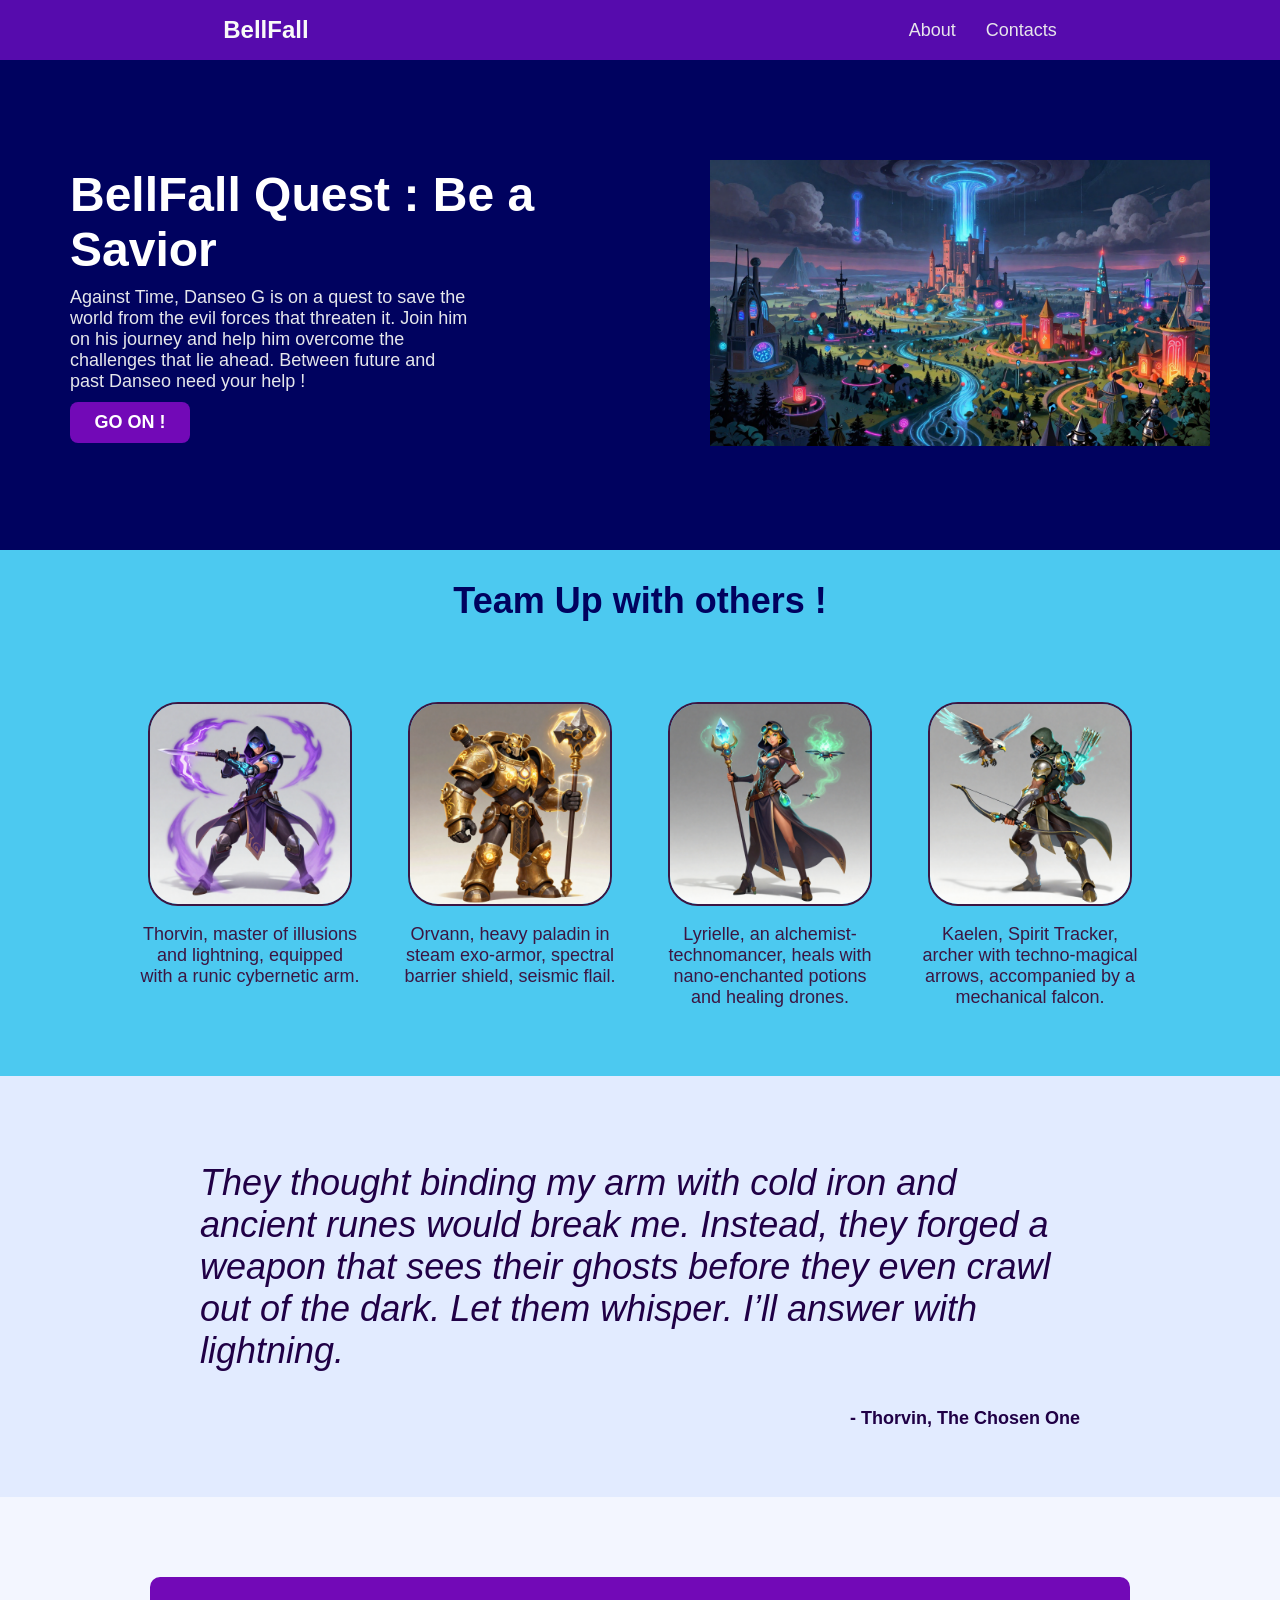
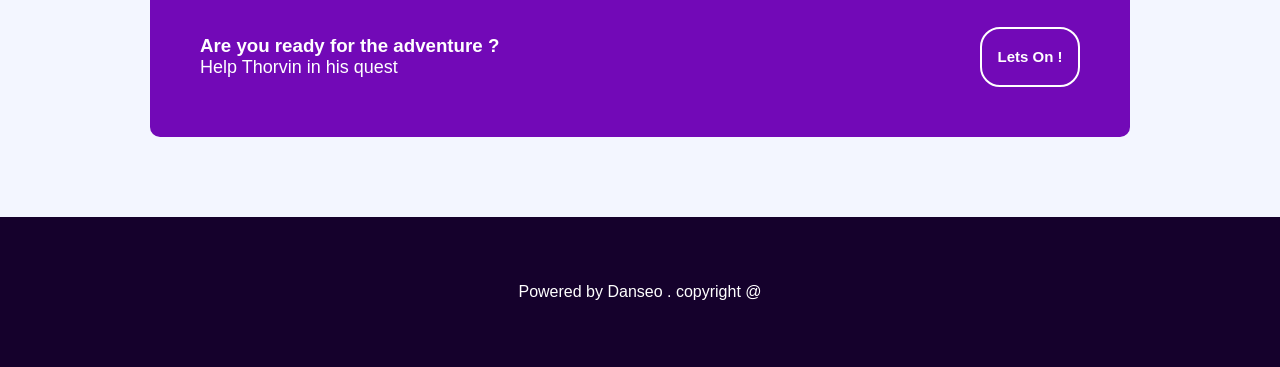
<file: index.html>
<!DOCTYPE html>
<html lang="en">

<head>
    <meta charset="UTF-8">
    <meta name="viewport" content="width=device-width, initial-scale=1.0">
    <link rel="stylesheet" href="style.css">
    <title>BellFall</title>
</head>

<body>
    <!-- Header -->
    <div class="header">
        <h1>BellFall</h1>
        <ul class="head-links">
            <li><a href="pages/contacts.html#aboutUs">About</a></li>
            <li><a href="pages/contacts.html">Contacts</a></li>
        </ul>
    </div>

    <!-- Hero section -->
    <div class="hero">
        <div class="right-section">
            <div class="hero-main-text">BellFall Quest : Be a Savior</div>
            <p class="hero-text">
                Against Time, Danseo G is on a quest to save the world from the evil forces that threaten it.
                Join him on his journey and help him overcome the challenges that lie ahead.
                Between future and past Danseo need your help !
            </p>
            <button class="hero-button">GO ON !</button>
        </div>
        <div class="left-section">
            <img src="images/aethelgard.png" alt="Aethelgard the BellFall hero country" id="country-hero">
        </div>
    </div>

    <!-- Info section: team/characters overview -->
    <div class="info-section-one">
        <div class="section-one-main-text">
            Team Up with others !
        </div>
        <div class="team-up">
            <!-- Individual team member card -->
            <div class="team-card">
                <img src="images/thorvin.png" alt="Thorvin the main character of the game" class="team-pics">
                <p class="char-description">
                    Thorvin, master of illusions and lightning, equipped with a runic cybernetic arm.
                </p>
            </div>
            <div class="team-card">
                <img src="images/orvann.png" alt="Orvann, The right hand of Thorvin" class="team-pics">
                <p class="char-description">
                    Orvann, heavy paladin in steam exo-armor, spectral barrier shield, seismic flail.
                </p>
            </div>
            <div class="team-card">
                <img src="images/lyrielle.png" alt="Lyrielle, The Enchantress and alchemist" class="team-pics">
                <p class="char-description">
                    Lyrielle, an alchemist-technomancer, heals with nano-enchanted potions and healing drones.
                </p>
            </div>
            <div class="team-card">
                <img src="images/kaelen.png" alt="Kaelen, an Allie of Thorvin" class="team-pics">
                <p class="char-description">
                    Kaelen, Spirit Tracker, archer with techno-magical arrows, accompanied by a mechanical falcon.
                </p>
            </div>
        </div>
    </div>

    <!-- Quote section -->
    <div class="quote-section">
        <p class="main-quote">
            They thought binding my arm with cold iron and ancient runes would break me.
            Instead, they forged a weapon that sees their ghosts before they even crawl out of the dark.
            Let them whisper. I’ll answer with lightning.
        </p>
        <p id="author-pin">
            - Thorvin, The Chosen One
        </p>
    </div>

    <!-- Call-to-action -->
    <div class="cta-section">
        <div class="cta-box">
            <div class="cta-text">
                <h3>Are you ready for the adventure ?</h3>
                <p>Help Thorvin in his quest</p>
            </div>
            <button class="cta-button">Lets On !</button>
        </div>
    </div>

    <!-- Footer: site credits -->
    <div class="footer">
        <p>Powered by Danseo . copyright @</p>
    </div>
</body>

</html>
</file>
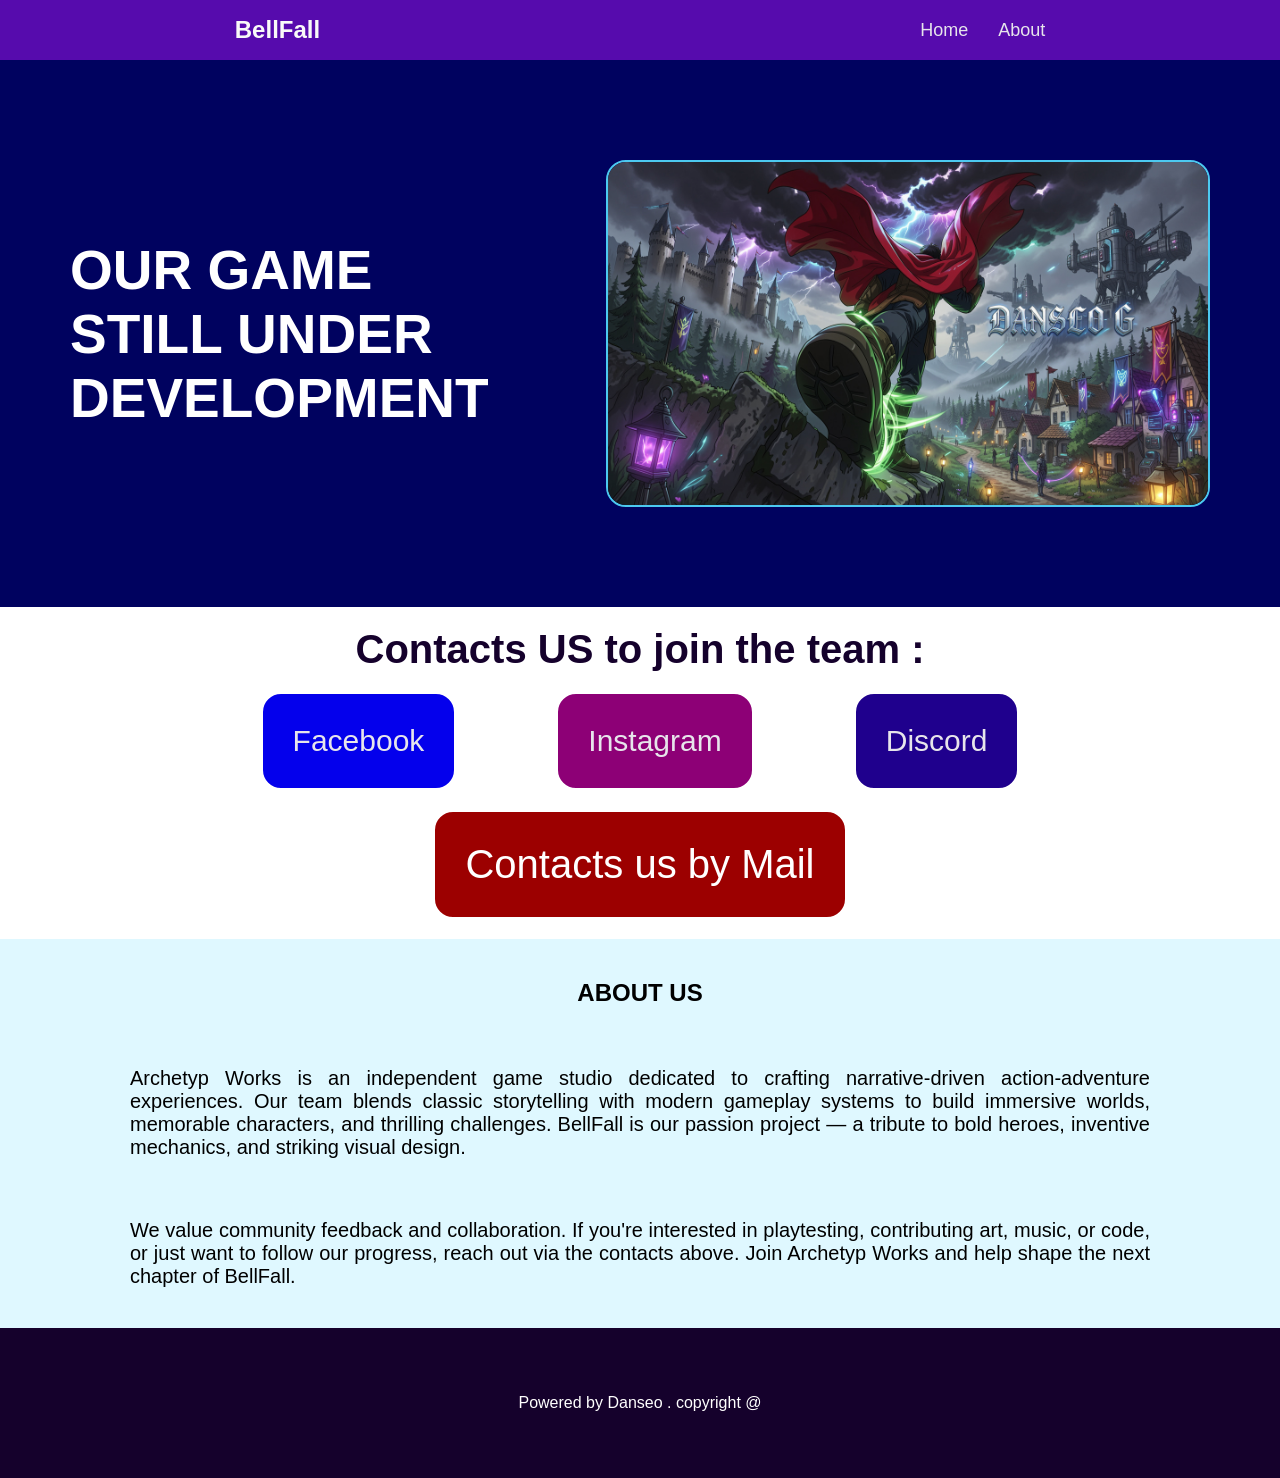
<file: pages/contacts.html>
<!DOCTYPE html>
<html lang="en">

<head>
    <meta charset="UTF-8">
    <meta name="viewport" content="width=device-width, initial-scale=1.0">
    <title>Contacts | Bellfall</title>
    <link rel="stylesheet" href="../style.css">
</head>

<body>
    <div class="header">
        <h1>BellFall</h1>
        <ul class="head-links">
            <li><a href="../index.html">Home</a></li>
            <li><a href="#aboutUs">About</a></li>
        </ul>
    </div>
    <div class="hero2">
        <div class="first side">OUR GAME STILL UNDER DEVELOPMENT</div>
        <img class="second side" src="../images/danseog.png" alt="" />
    </div>
    <div class="second-section">
        <span>Contacts US to join the team :</span>
        <div class="stack-two">
            <a class="facebook link">
                Facebook
            </a>
            <a class="insta link">
                Instagram
            </a>
            <a class="discord link">
                Discord
            </a>
        </div>
        <a class="stack three">
            <div class="mail link">Contacts us by Mail</div>
        </a>
    </div>

    <div id="aboutUs" class="second-section">
        <h2>ABOUT US</h2>
        <p>
            Archetyp Works is an independent game studio dedicated to crafting narrative-driven
            action-adventure experiences. Our team blends classic storytelling with modern
            gameplay systems to build immersive worlds, memorable characters, and thrilling
            challenges. BellFall is our passion project — a tribute to bold heroes,
            inventive mechanics, and striking visual design.
        </p>
        <p>
            We value community feedback and collaboration. If you're interested in playtesting,
            contributing art, music, or code, or just want to follow our progress, reach out via
            the contacts above. Join Archetyp Works and help shape the next chapter of BellFall.
        </p>
    </div>

    <div class="footer">
        <p>Powered by Danseo . copyright @</p>
    </div>
</body>

</html>
</file>
<file: style.css>
/* general padding & margin */

body {
    margin: 0;
    padding: 0;
    font-family: Roboto, sans-serif;
}

/* header style */
h1 {
    font-size: 24px;
    color: #f9faf8
}

h1, a {
    font-family: Roboto, sans-serif;
}

a {
    text-decoration: none;
    font-size: 18px;
    font-weight: 300;
    color: #e7e5eb;
}

a:hover {
    text-decoration: underline;
}

.header {
    background-color: #560bad;
    display: flex;
    justify-content: center;
    gap: 600px;
    align-items: center;
}

.head-links {
    display: flex;
    gap: 30px;
    list-style: none;
    margin: 0;
    padding: 0;
}

/* hero section style */

.hero, .hero2 {
    background-color: #00025f;
    color:white;
    display: flex;
    justify-content: center;
    align-items: center;
    gap: 80px;
    padding: 100px 70px;
}


.right-section {
    display: flex;
    flex-direction: column;
}

img#country-hero {
    width: 500px;
    height: auto;
}

.hero-main-text {
    font-size: 48px;
    font-weight: 900;
    font-family: Roboto, sans-serif;
    margin: 0;
}

.hero-text {
    font-size: 18px;
    font-family: Roboto, sans-serif;
    width: 400px;
    margin: 10px 0;
    color: #e5e7eb
}

button.hero-button {
    width: 120px;
    height: auto;
    padding: 10px;
    background-color: #7209b7;
    color: white;
    border: none;
    border-radius: 8px;
    font-size: 18px;
    font-family: Roboto, sans-serif;
    cursor: pointer;
    font-weight: bold;
    text-align: center;
}

/* infos section */

.info-section-one {
    display: flex;
    flex-direction: column;
    background-color: #4cc9f0;
}

.section-one-main-text {
    font-size: 36px;
    font-weight: 900;
    text-align: center;
    margin: 30px;
    color:#00025f;
}

.team-up {
    display: flex;
    justify-content: center;
    gap: 40px;
    margin: 50px;
}

.team-card {
    width: 220px;
    display: flex;
    flex-direction: column;
    align-items: center;
}

img.team-pics {
    width: 200px;
    height: 200px;
    border: 2px #3c1642 solid;
    border-radius: 30px;
}

p.char-description {
    text-align: center;
    color:#3c1642;
    font-size: 18px;
}

/* quote section */

.quote-section {
    background-color: #e2ebff;
    padding: 50px 200px;
    color: #200046;
}

p.main-quote {
    font-size: 36px;
    font-weight: 300;
    font-style: italic;
}

p#author-pin {
    font-size: 18px;
    font-weight: 900;
    text-align: end;
}

/* cta section */

.cta-section {
    padding: 80px 150px;
    background-color: #f3f6ff;
}

.cta-box {
    background-color: #7209b7;
    padding: 50px;
    display: flex;
    justify-content: space-between;
    align-items: center;
    border-radius: 10px;
}

.cta-text , .cta-button {
    color:#ffffff;
}

.cta-text h3, .cta-text p {
    margin: 0;
}

.cta-text p {
    font-size: 18px;
    font-weight: 300;
}

.cta-button {
    background-color: #7209b7;
    padding: 10px;
    border: 2px white solid;
    border-radius: 20px;
    width: 100px;
    height: 60px;
    cursor: pointer;
    font-size: 15px;
    font-weight: 800;
}

.footer {
    background-color: #15012c;
    color: white;
    text-align: center;
    padding: 50px;
}

/* styles for contacts.html */ 

.hero2 .first{
    font-size: 55px;
    font-weight: 900;
}

.hero2 .second {
    width: 600px;
    height: auto;
    border-radius: 20px;
    border: 2px solid #4cc9f0;
}

.second-section {
    display: flex;
    gap: 20px;
    flex-direction: column;
    padding: 20px 50px;
    align-items: center;
}

.second-section span {
    font-size: 40px;
    font-weight: 700;
    color: #15012c;
}

.link {
    font-size: 30px;
    padding: 30px;
    border-radius: 20px;
    border: 2px solid #ffffff;
}

.stack-two {
    display: flex;
    gap: 100px;
}
.facebook, .insta, .discord {
    color: #e7e5eb;
    text-align: center;
    cursor: pointer;
}

.insta {
    background-color: #8d0076;
}

.discord {
    background-color: #1f008d;
}

.facebook {
    background-color: #0400ec;
}

.mail {
    font-size: 40px;
    color: #ffffff;
    background-color: #9c0000;
    text-align: center;
}

#aboutUs p {
    text-align: justify;
    padding: 0 80px;
    font-size: 20px;
    font-weight: 400;
}

#aboutUs {
    background-color: #dff8ff;
}
</file>
